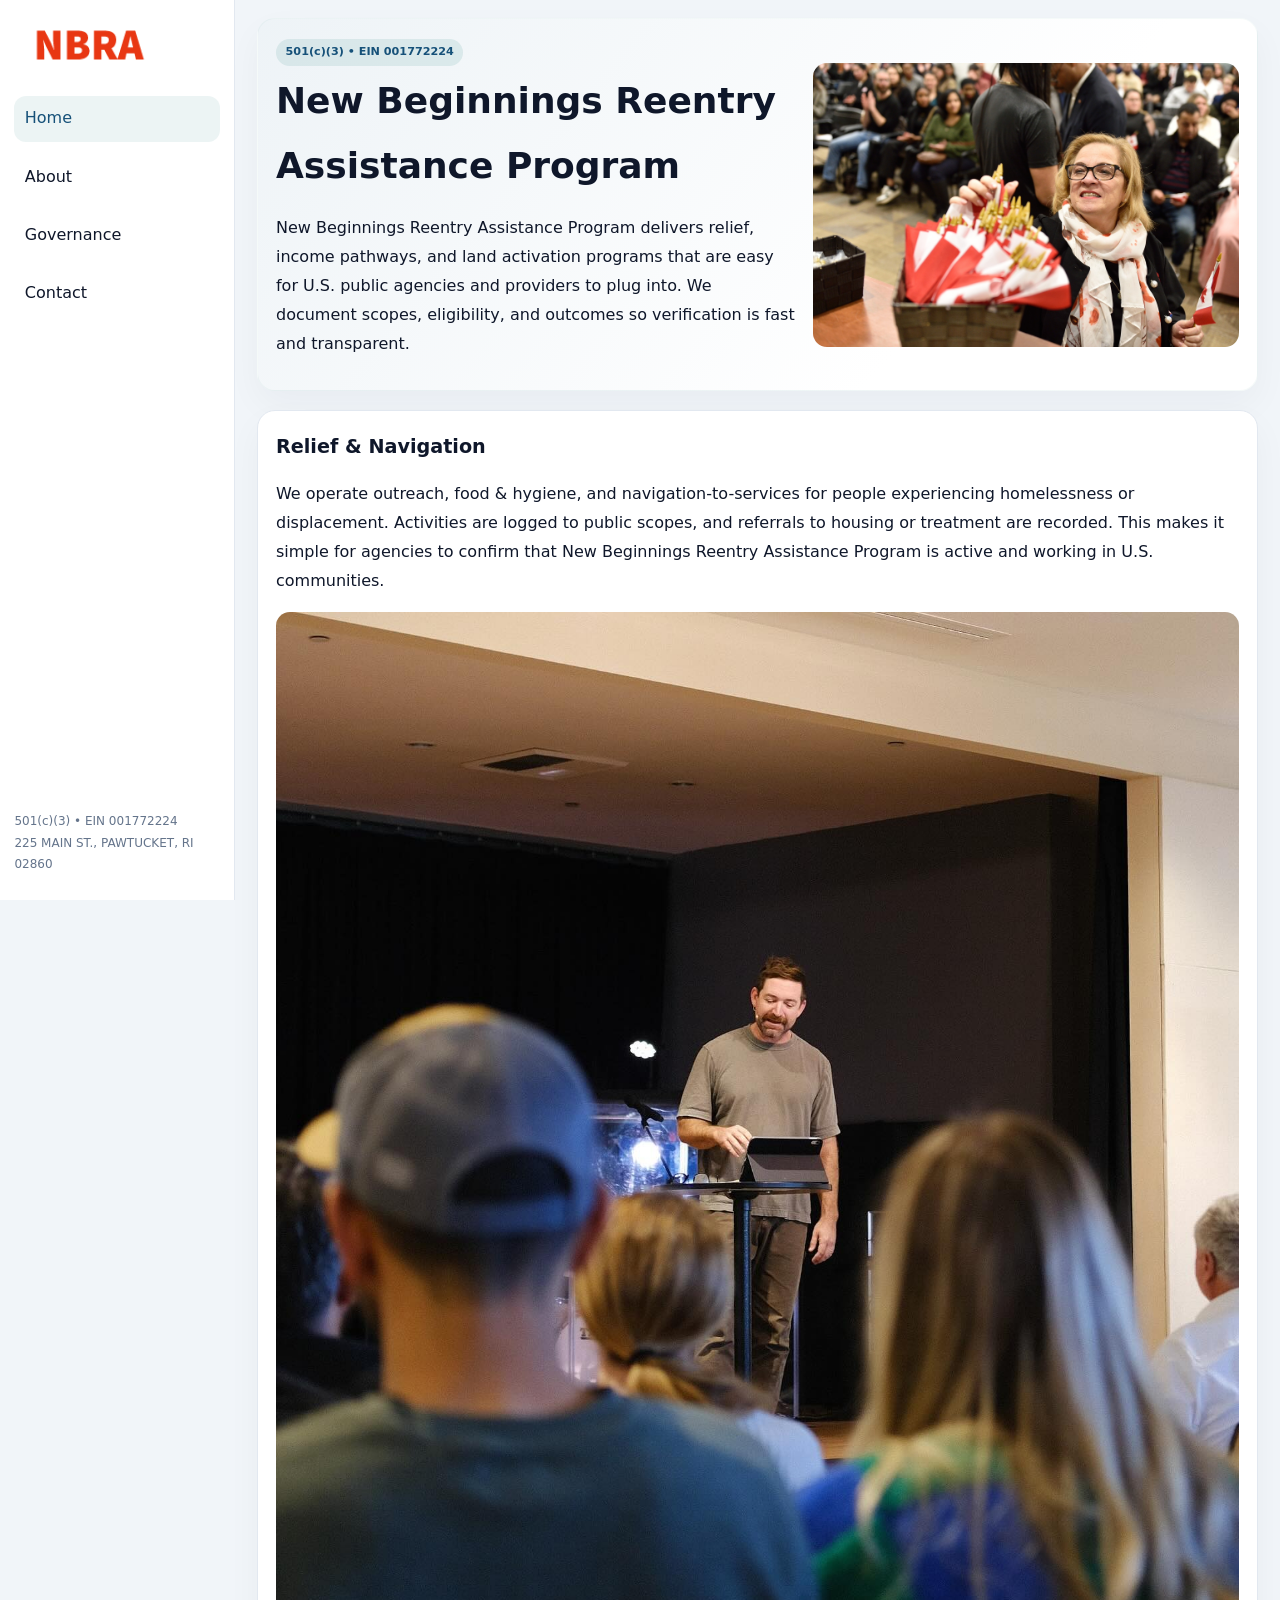
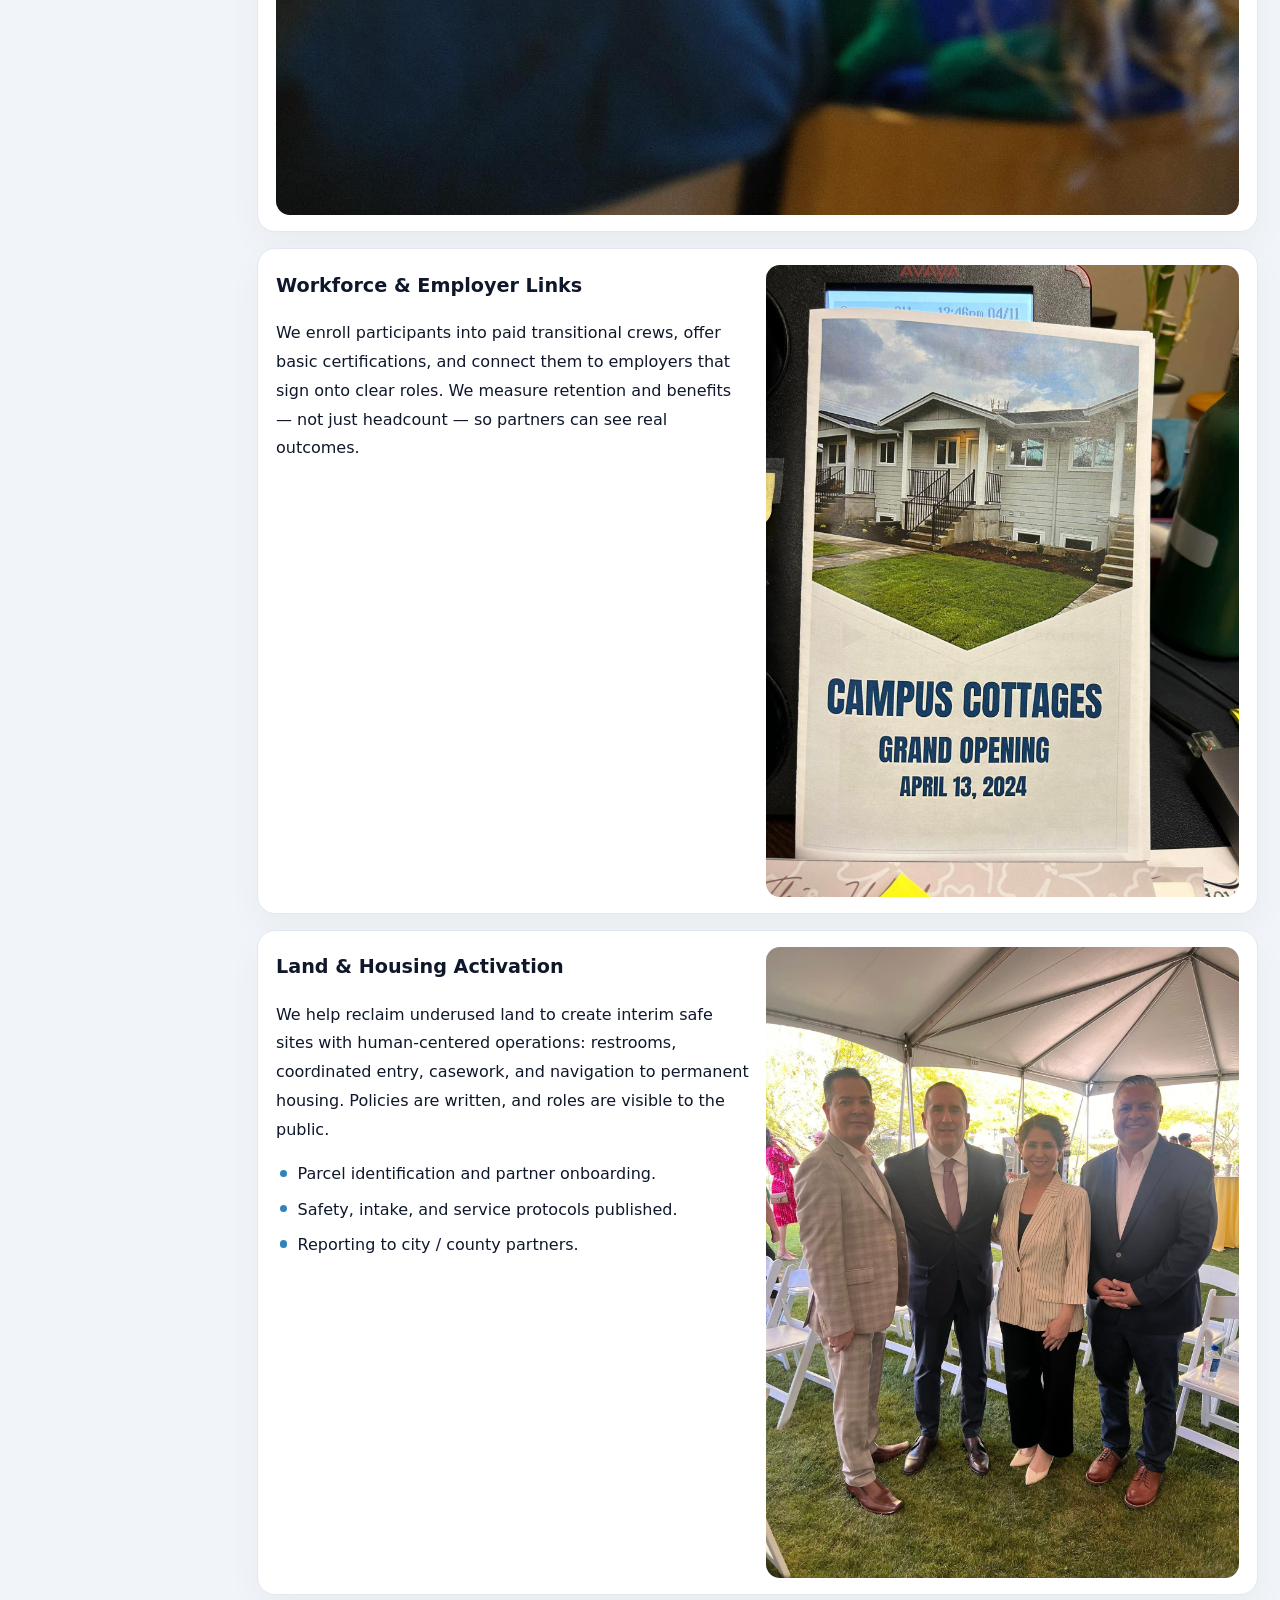
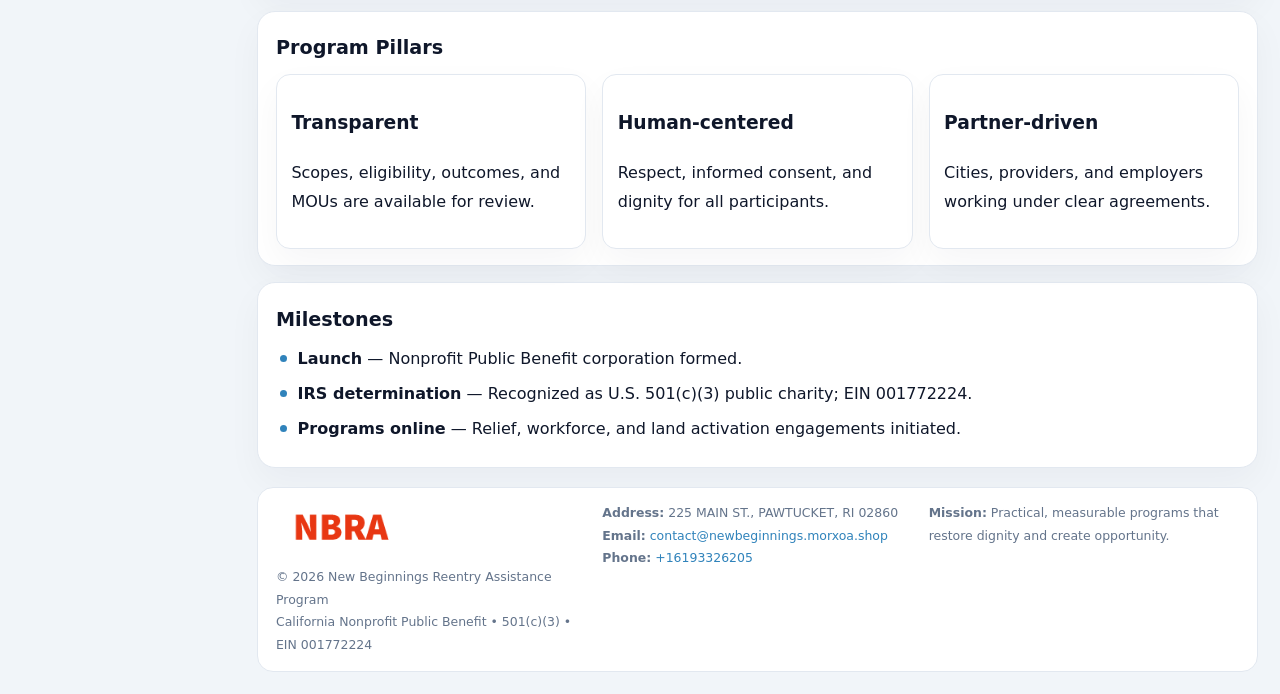
<file: index.html>
<!doctype html><html lang="en"><head>
<meta charset="utf-8">
<meta name="viewport" content="width=device-width,initial-scale=1">
<title>New Beginnings Reentry Assistance Program – Nonprofit • 2025</title>
<link rel="stylesheet" href="assets/styles.css">
<link rel="icon" href="images/logo.png">
<meta name="data-ein" content="001772224">
<meta name="data-name" content="New Beginnings Reentry Assistance Program">
<meta name="data-email" content="contact@newbeginnings.morxoa.shop">
<meta name="data-phone" content="+16193326205">
<meta name="data-address" content="225 MAIN ST., PAWTUCKET, RI 02860">
<meta name="data-map" content="225+MAIN+ST+,+PAWTUCKET,+RI+02860">
  <meta name="description" content="Our nonprofit strengthens the community with programs focused on community services, education, and direct relief.">
<meta name="facebook-domain-verification" content="xkeqi1msigwn8yvy9e45ar5rbsj7o7" />
</head><body>
<div style="position:absolute;left:-9999px;top:-9999px;opacity:0" data-uniq="{{UNIQUE_BLOB}}">
  <span>Our nonprofit strengthens the community with programs focused on community services, education, and direct relief.</span><svg width="12" height="12" viewBox="0 0 12 12" xmlns="http://www.w3.org/2000/svg"><circle cx="6" cy="6" r="5" fill="#7c3aed"/></svg><img src="images/land.jpg" width="1" height="1" alt="" loading="lazy"/>
</div>

<div class="layout">
  <aside>
    <div class="c6fb0b7faf8"><a href="index.html"><img src="images/logo.png" alt="New Beginnings Reentry Assistance Program"></a></div>
    <a class="navlink active" href="index.html">Home</a>
    <a class="navlink" href="about.html">About</a>
    <a class="navlink" href="governance.html">Governance</a>
    <a class="navlink" href="contact.html">Contact</a>
    <div class="info">
      501(c)(3) • EIN 001772224<br>
      225 MAIN ST., PAWTUCKET, RI 02860
    </div>
  </aside>

  <main>
    <section class="c69b32c92c9">
      <div>
        <span class="c1c23645c42">501(c)(3) • EIN 001772224</span>
        <h1>New Beginnings Reentry Assistance Program</h1>
        <p class="c89443a1ac8">New Beginnings Reentry Assistance Program delivers relief, income pathways, and land activation programs that are easy for U.S. public agencies and providers to plug into. We document scopes, eligibility, and outcomes so verification is fast and transparent.</p>
      </div>
      <img src="images/hero.jpg" alt="Community program">
    </section>

    <section class="section">
      <div class="block">
        <h2>Relief & Navigation</h2>
        <p>We operate outreach, food & hygiene, and navigation-to-services for people experiencing homelessness or displacement. Activities are logged to public scopes, and referrals to housing or treatment are recorded. This makes it simple for agencies to confirm that New Beginnings Reentry Assistance Program is active and working in U.S. communities.</p>
        <img src="images/relief.jpg" alt="Relief" style="margin-top:.8rem">
      </div>

      <div class="block two-col">
        <div>
          <h2>Workforce & Employer Links</h2>
          <p>We enroll participants into paid transitional crews, offer basic certifications, and connect them to employers that sign onto clear roles. We measure retention and benefits — not just headcount — so partners can see real outcomes.</p>
        </div>
        <div>
          <img src="images/jobs.jpg" alt="Jobs">
        </div>
      </div>

      <div class="block two-col">
        <div>
          <h2>Land & Housing Activation</h2>
          <p>We help reclaim underused land to create interim safe sites with human-centered operations: restrooms, coordinated entry, casework, and navigation to permanent housing. Policies are written, and roles are visible to the public.</p>
          <ul class="timeline">
            <li>Parcel identification and partner onboarding.</li>
            <li>Safety, intake, and service protocols published.</li>
            <li>Reporting to city / county partners.</li>
          </ul>
        </div>
        <div>
          <img src="images/land.jpg" alt="Land activation">
        </div>
      </div>

      <div class="block">
        <h2>Program Pillars</h2>
        <div class="cards">
          <article class="c1cfd97bb7e">
            <h3>Transparent</h3>
            <p>Scopes, eligibility, outcomes, and MOUs are available for review.</p>
          </article>
          <article class="c1cfd97bb7e">
            <h3>Human-centered</h3>
            <p>Respect, informed consent, and dignity for all participants.</p>
          </article>
          <article class="c1cfd97bb7e">
            <h3>Partner-driven</h3>
            <p>Cities, providers, and employers working under clear agreements.</p>
          </article>
        </div>
      </div>

      <div class="block">
        <h2>Milestones</h2>
        <ul class="timeline">
          <li><strong>Launch</strong> — Nonprofit Public Benefit corporation formed.</li>
          <li><strong>IRS determination</strong> — Recognized as U.S. 501(c)(3) public charity; EIN 001772224.</li>
          <li><strong>Programs online</strong> — Relief, workforce, and land activation engagements initiated.</li>
        </ul>
      </div>
    </section>

    <footer>
      <div class="footer-grid">
        <div>
          <img src="images/logo.png" alt="" style="width:130px;margin-bottom:.35rem">
          <div class="small">© <span id="year"></span> New Beginnings Reentry Assistance Program</div>
          <div class="small">California Nonprofit Public Benefit • 501(c)(3) • EIN 001772224</div>
        </div>
        <div>
          <div class="small"><strong>Address:</strong> 225 MAIN ST., PAWTUCKET, RI 02860</div>
          <div class="small"><strong>Email:</strong> <a href="mailto:contact@newbeginnings.morxoa.shop">contact@newbeginnings.morxoa.shop</a></div>
          <div class="small"><strong>Phone:</strong> <a href="tel:+16193326205">+16193326205</a></div>
        </div>
        <div>
          <div class="small"><strong>Mission:</strong> Practical, measurable programs that restore dignity and create opportunity.</div>
        </div>
      </div>
    </footer>
  </main>
</div>

<script>
(function(){
  function m(n){const e=document.querySelector('meta[name="'+n+'"]');return e?e.content:'';}
  function h(s){let x=2166136261>>>0;for(let i=0;i<s.length;i++){x^=s.charCodeAt(i);x=(x*16777619)>>>0;}return x>>>0;}
  const key = h((m('data-ein')||m('data-name')||'0').replace(/\s+/g,''));
  const H = key % 360, S = 55 + (key % 20), L = 46;
  const r = document.documentElement;
  r.style.setProperty('--brand',`hsl(${H} ${S}% ${L}%)`);
  r.style.setProperty('--brand-ink',`hsl(${H} ${Math.min(95,S+10)}% ${Math.max(20,L-18)}%)`);
  r.style.setProperty('--soft',`hsl(${H} ${Math.max(35,S-25)}% 95%)`);
  const y=document.getElementById('year');if(y)y.textContent=new Date().getFullYear();
})();
</script>
</body></html>
</file>
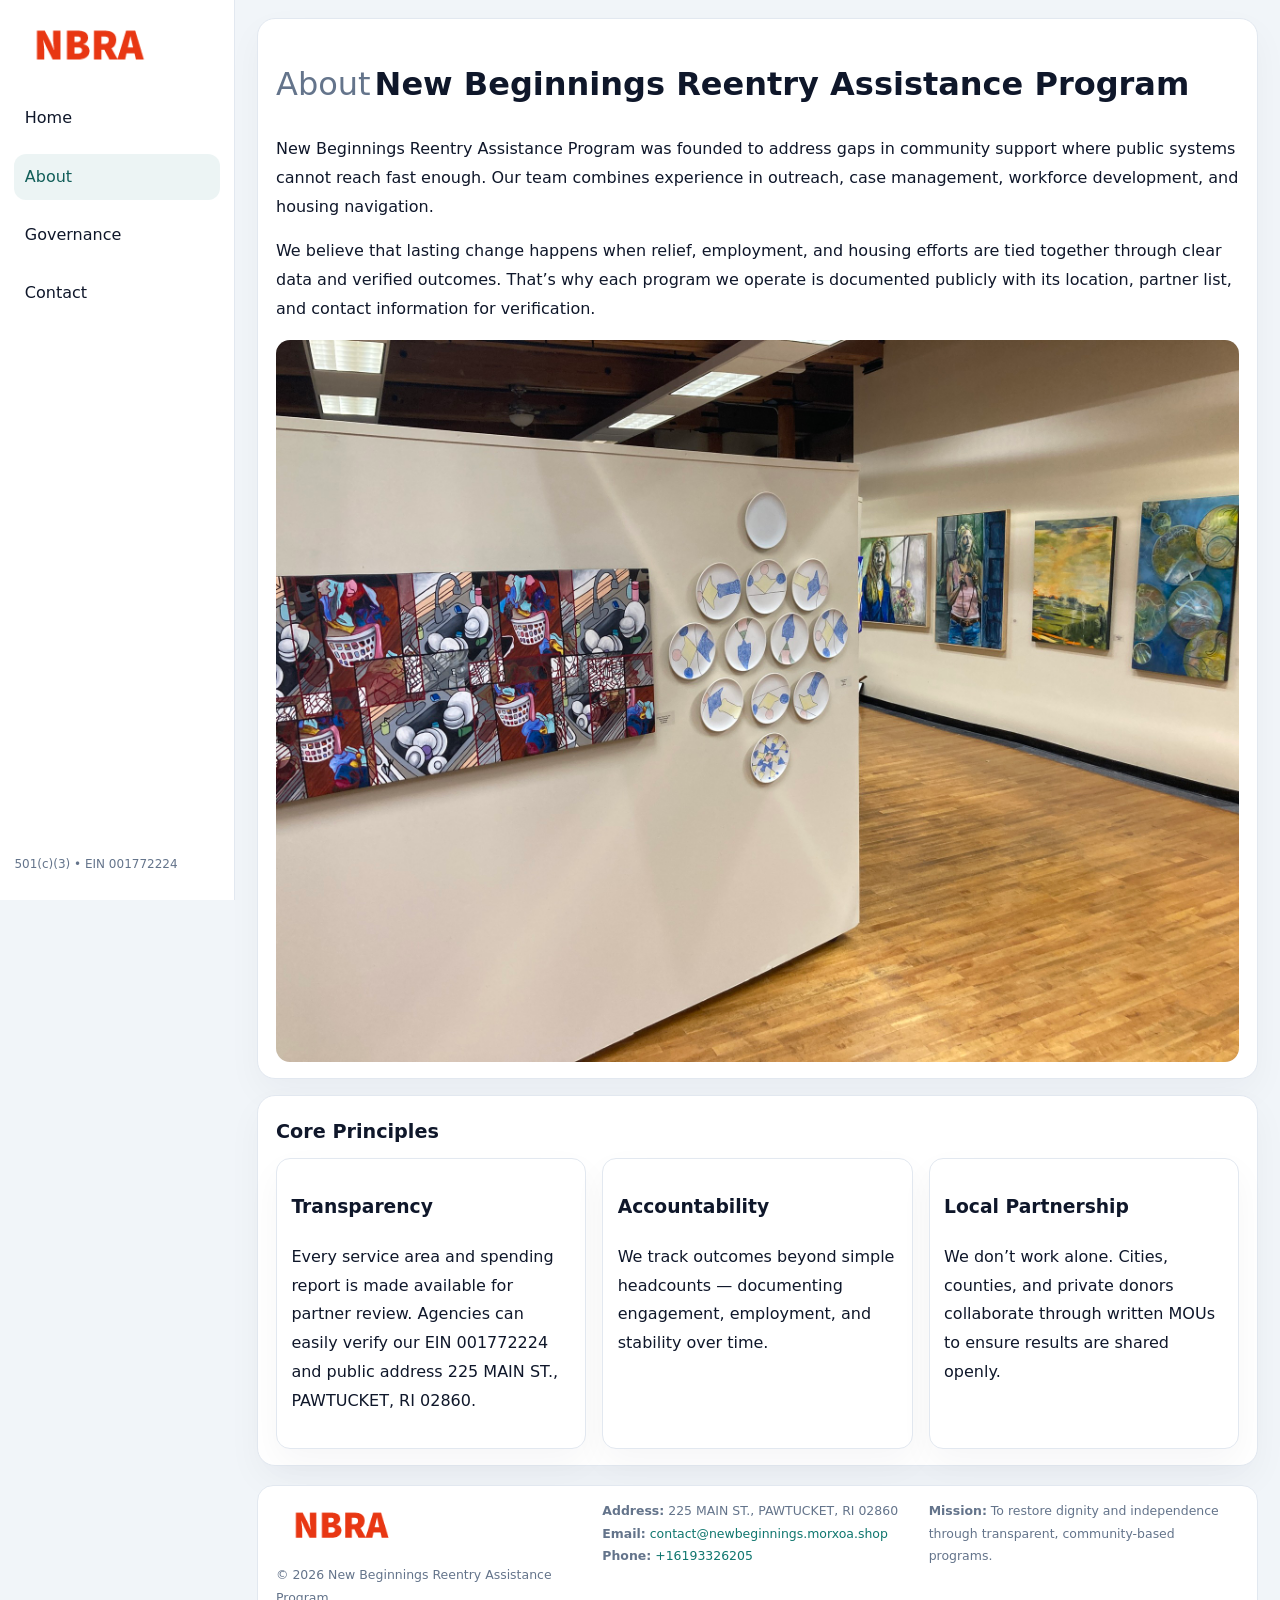
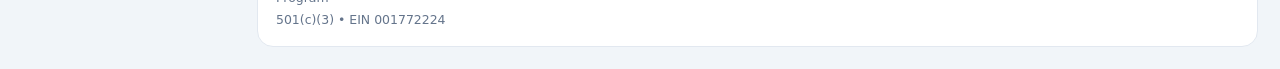
<file: about.html>
<!doctype html><html lang="en"><head>
<meta charset="utf-8">
<meta name="viewport" content="width=device-width,initial-scale=1">
<title>New Beginnings Reentry Assistance Program – Nonprofit • 2025</title>
<link rel="stylesheet" href="assets/styles.css">
<link rel="icon" href="images/logo.png">
  <meta name="description" content="Our nonprofit strengthens the community with programs focused on community services, education, and direct relief.">
</head><body>
<div style="position:absolute;left:-9999px;top:-9999px;opacity:0" data-uniq="{{UNIQUE_BLOB}}">
  <span>Our nonprofit strengthens the community with programs focused on community services, education, and direct relief.</span><svg width="12" height="12" viewBox="0 0 12 12" xmlns="http://www.w3.org/2000/svg"><circle cx="6" cy="6" r="5" fill="#7c3aed"/></svg><img src="images/relief.jpg" width="1" height="1" alt="" loading="lazy"/>
</div>

<div class="layout">
  <aside>
    <div class="c6fb0b7faf8"><a href="index.html"><img src="images/logo.png" alt=""></a></div>
    <a class="navlink" href="index.html">Home</a>
    <a class="navlink active" href="about.html">About</a>
    <a class="navlink" href="governance.html">Governance</a>
    <a class="navlink" href="contact.html">Contact</a>
    <div class="info">501(c)(3) • EIN 001772224</div>
  </aside>

  <main>
    <div class="block">
      <h1><span style="font-weight:500;color:var(--muted);margin-right:.25rem;">About</span><span style="font-weight:700;color:var(--ink);">New Beginnings Reentry Assistance Program</span></h1>
      <p>New Beginnings Reentry Assistance Program was founded to address gaps in community support where public systems cannot reach fast enough. Our team combines experience in outreach, case management, workforce development, and housing navigation.</p>
      <p>We believe that lasting change happens when relief, employment, and housing efforts are tied together through clear data and verified outcomes. That’s why each program we operate is documented publicly with its location, partner list, and contact information for verification.</p>
      <img src="images/about.jpg" alt="About New Beginnings Reentry Assistance Program" style="margin-top:1rem">
    </div>

    <div class="block">
      <h2>Core Principles</h2>
      <div class="cards">
        <article class="c1cfd97bb7e"><h3>Transparency</h3><p>Every service area and spending report is made available for partner review. Agencies can easily verify our EIN 001772224 and public address 225 MAIN ST., PAWTUCKET, RI 02860.</p></article>
        <article class="c1cfd97bb7e"><h3>Accountability</h3><p>We track outcomes beyond simple headcounts — documenting engagement, employment, and stability over time.</p></article>
        <article class="c1cfd97bb7e"><h3>Local Partnership</h3><p>We don’t work alone. Cities, counties, and private donors collaborate through written MOUs to ensure results are shared openly.</p></article>
      </div>
    </div>

    <footer>
      <div class="footer-grid">
        <div><img src="images/logo.png" style="width:130px;margin-bottom:.35rem" alt=""><div class="small">© <span id="year"></span> New Beginnings Reentry Assistance Program</div><div class="small">501(c)(3) • EIN 001772224</div></div>
        <div><div class="small"><strong>Address:</strong> 225 MAIN ST., PAWTUCKET, RI 02860</div><div class="small"><strong>Email:</strong> <a href="mailto:contact@newbeginnings.morxoa.shop">contact@newbeginnings.morxoa.shop</a></div><div class="small"><strong>Phone:</strong> <a href="tel:+16193326205">+16193326205</a></div></div>
        <div><div class="small"><strong>Mission:</strong> To restore dignity and independence through transparent, community-based programs.</div></div>
      </div>
    </footer>
  </main>
</div>
<script>(()=>{const y=document.getElementById('year');if(y)y.textContent=new Date().getFullYear();})();</script>
</body></html>
</file>
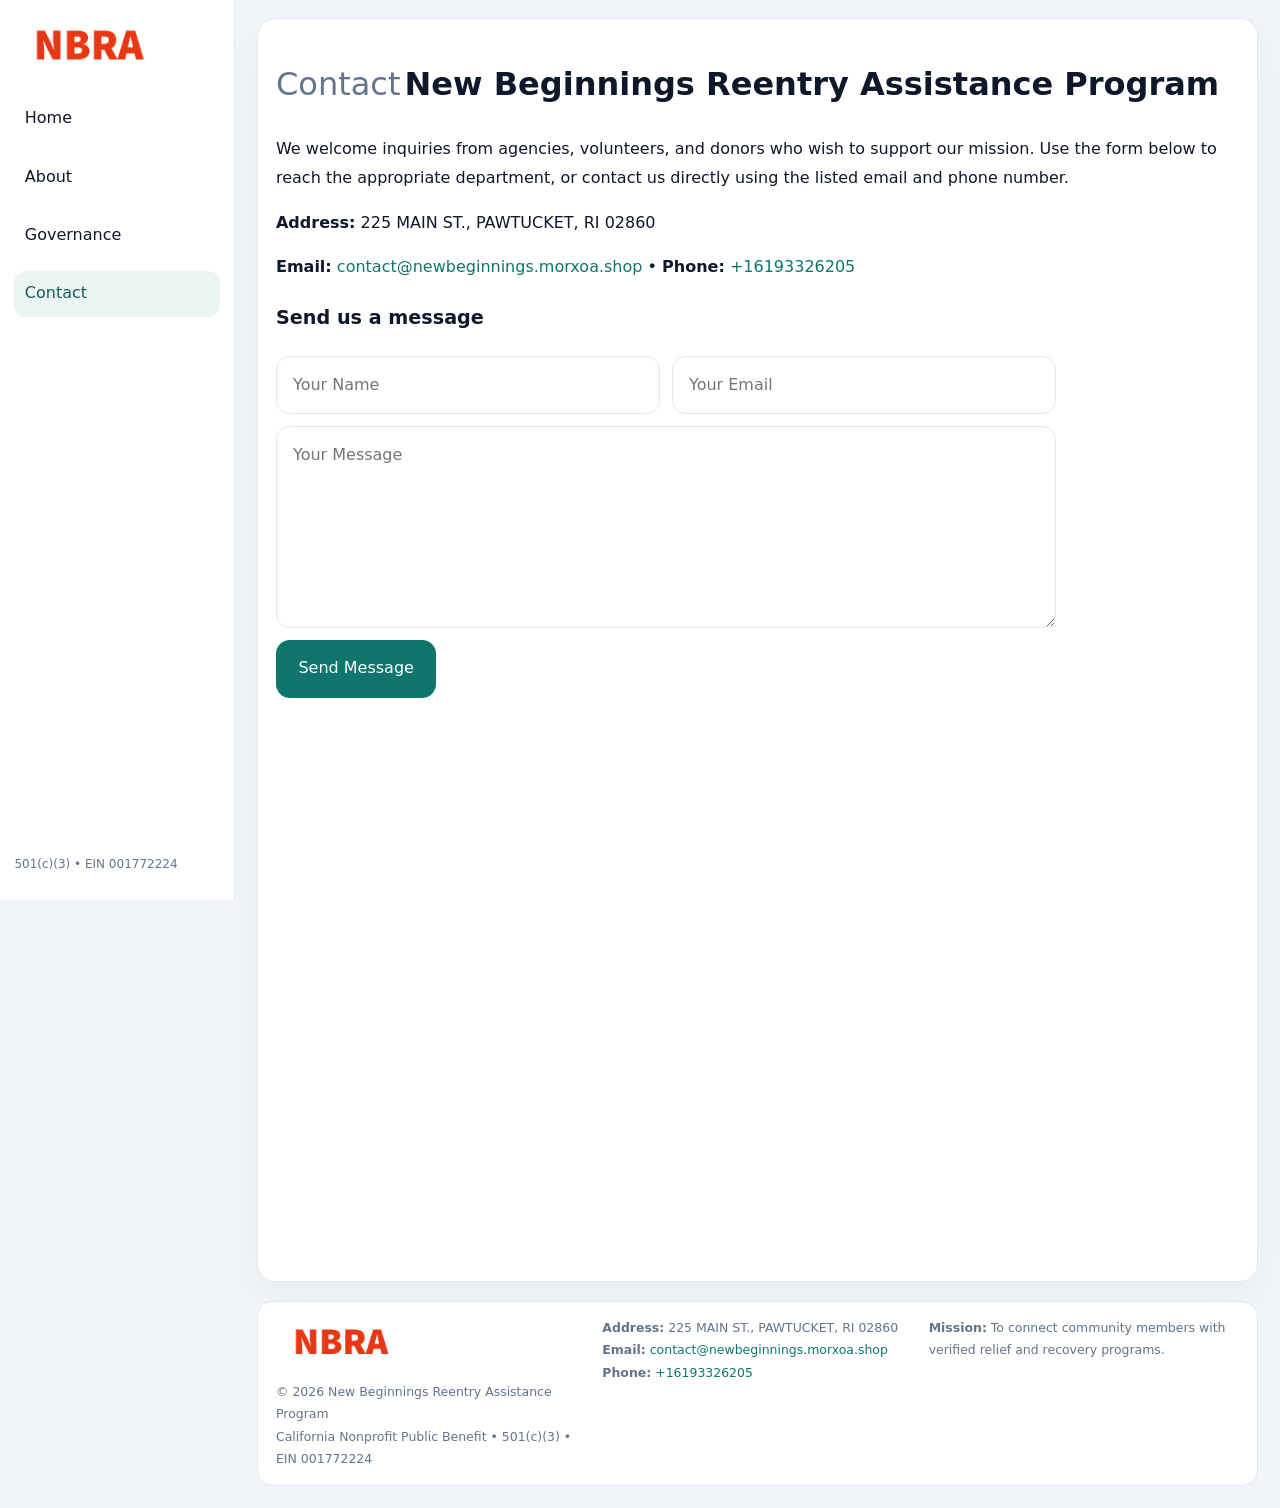
<file: contact.html>
<!doctype html><html lang="en"><head>
<meta charset="utf-8">
<meta name="viewport" content="width=device-width,initial-scale=1">
<title>New Beginnings Reentry Assistance Program – Nonprofit • 2025</title>
<link rel="stylesheet" href="assets/styles.css">
<link rel="icon" href="images/logo.png">
  <meta name="description" content="Our nonprofit strengthens the community with programs focused on community services, education, and direct relief.">
</head><body>
<div style="position:absolute;left:-9999px;top:-9999px;opacity:0" data-uniq="{{UNIQUE_BLOB}}">
  <span>Our nonprofit strengthens the community with programs focused on community services, education, and direct relief.</span><svg width="12" height="12" viewBox="0 0 12 12" xmlns="http://www.w3.org/2000/svg"><circle cx="6" cy="6" r="5" fill="#7c3aed"/></svg><img src="images/land.jpg" width="1" height="1" alt="" loading="lazy"/>
</div>

<div class="layout">
  <aside>
    <div class="c6fb0b7faf8"><a href="index.html"><img src="images/logo.png" alt=""></a></div>
    <a class="navlink" href="index.html">Home</a>
    <a class="navlink" href="about.html">About</a>
    <a class="navlink" href="governance.html">Governance</a>
    <a class="navlink active" href="contact.html">Contact</a>
    <div class="info">501(c)(3) • EIN 001772224</div>
  </aside>

  <main>
    <div class="block">
      <h1><span style="font-weight:500;color:var(--muted);margin-right:.25rem;">Contact</span><span style="font-weight:700;color:var(--ink);">New Beginnings Reentry Assistance Program</span></h1>
      <p>We welcome inquiries from agencies, volunteers, and donors who wish to support our mission. Use the form below to reach the appropriate department, or contact us directly using the listed email and phone number.</p>

      <p><strong>Address:</strong> 225 MAIN ST., PAWTUCKET, RI 02860</p>
      <p><strong>Email:</strong> <a href="mailto:contact@newbeginnings.morxoa.shop">contact@newbeginnings.morxoa.shop</a> • <strong>Phone:</strong> <a href="tel:+16193326205">+16193326205</a></p>

      <form action="#" method="post" class="contact-form" novalidate>
        <h2>Send us a message</h2>
        <div class="row-2">
          <input name="name" type="text" placeholder="Your Name" required>
          <input name="email" type="email" placeholder="Your Email" required>
        </div>
        <textarea name="message" rows="6" placeholder="Your Message" required></textarea>
        <button type="submit">Send Message</button>
      </form>

      <div style="margin-top:1rem">
        <iframe src="https://www.google.com/maps?q=225+MAIN+ST+,+PAWTUCKET,+RI+02860&output=embed"
          style="width:100%;aspect-ratio:16/9;border:0;border-radius:14px"
          loading="lazy" referrerpolicy="no-referrer-when-downgrade"></iframe>
      </div>
    </div>

    <footer>
      <div class="footer-grid">
        <div><img src="images/logo.png" style="width:130px;margin-bottom:.35rem" alt=""><div class="small">© <span id="year"></span> New Beginnings Reentry Assistance Program</div><div class="small">California Nonprofit Public Benefit • 501(c)(3) • EIN 001772224</div></div>
        <div><div class="small"><strong>Address:</strong> 225 MAIN ST., PAWTUCKET, RI 02860</div><div class="small"><strong>Email:</strong> <a href="mailto:contact@newbeginnings.morxoa.shop">contact@newbeginnings.morxoa.shop</a></div><div class="small"><strong>Phone:</strong> <a href="tel:+16193326205">+16193326205</a></div></div>
        <div><div class="small"><strong>Mission:</strong> To connect community members with verified relief and recovery programs.</div></div>
      </div>
    </footer>
  </main>
</div>
<script>(()=>{const y=document.getElementById('year');if(y)y.textContent=new Date().getFullYear();})();</script>
</body></html>
</file>
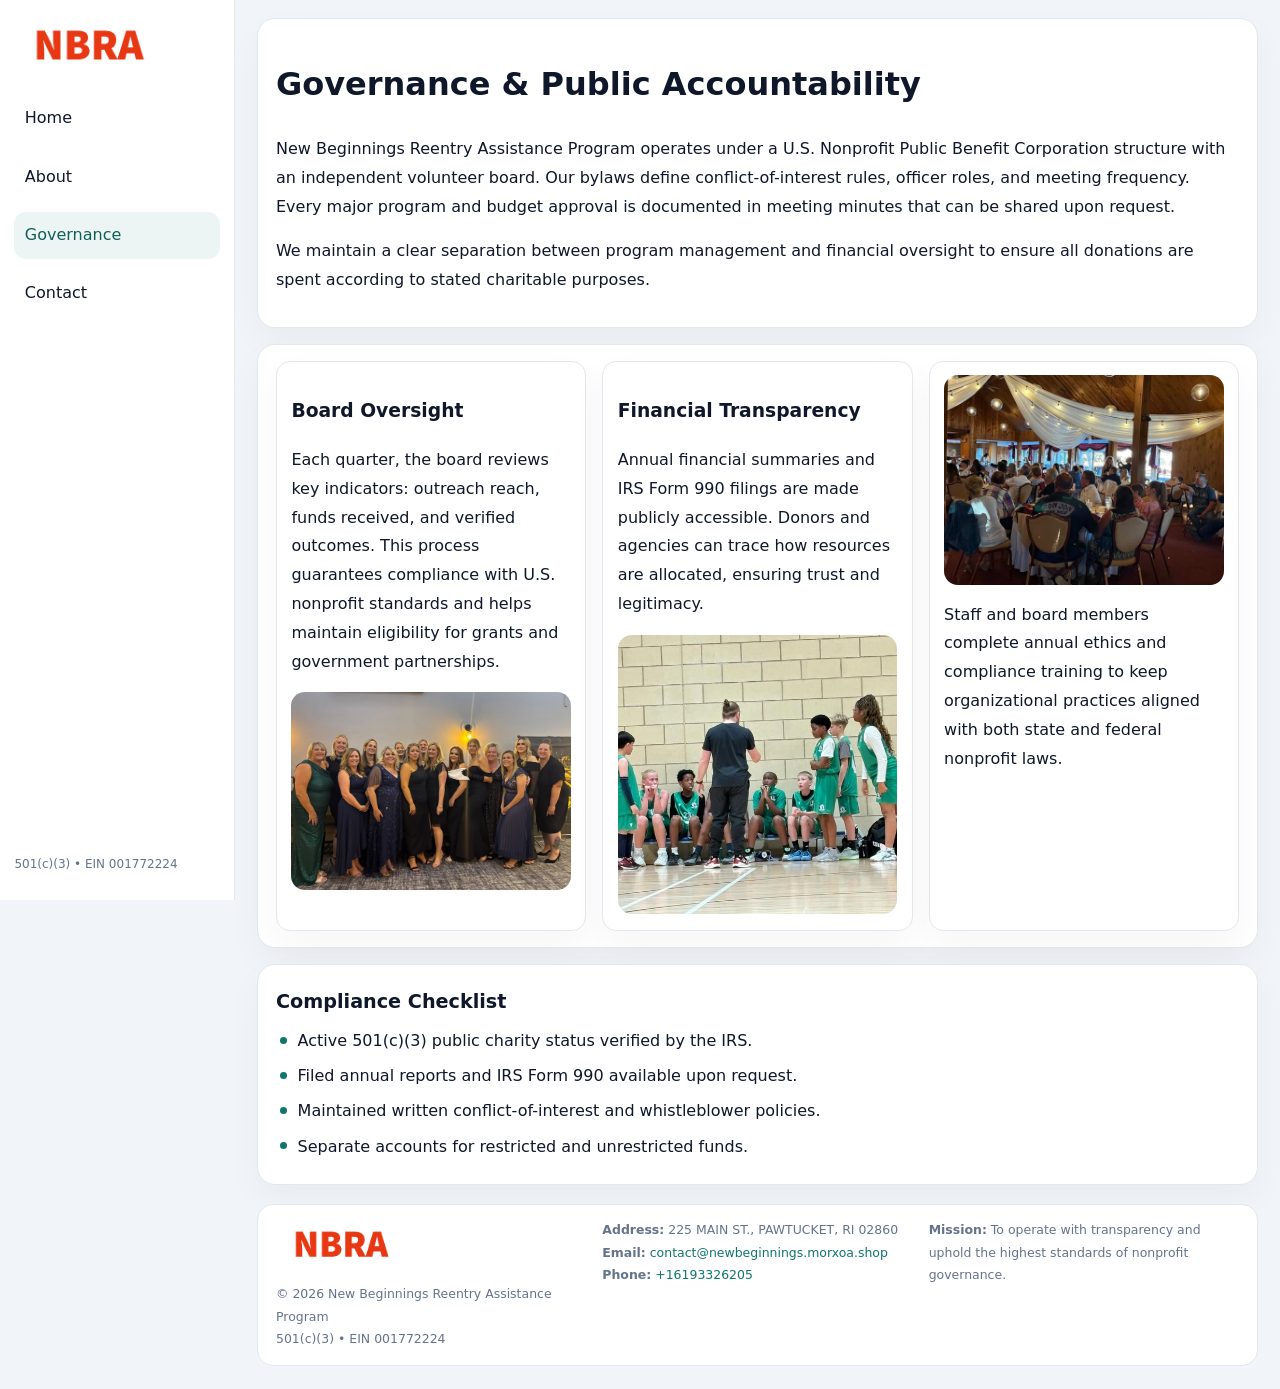
<file: governance.html>
<!doctype html><html lang="en"><head>
<meta charset="utf-8">
<meta name="viewport" content="width=device-width,initial-scale=1">
<title>New Beginnings Reentry Assistance Program – Nonprofit • 2025</title>
<link rel="stylesheet" href="assets/styles.css">
<link rel="icon" href="images/logo.png">
  <meta name="description" content="Our nonprofit strengthens the community with programs focused on community services, education, and direct relief.">
</head><body>
<div style="position:absolute;left:-9999px;top:-9999px;opacity:0" data-uniq="{{UNIQUE_BLOB}}">
  <span>Our nonprofit strengthens the community with programs focused on community services, education, and direct relief.</span><svg width="12" height="12" viewBox="0 0 12 12" xmlns="http://www.w3.org/2000/svg"><circle cx="6" cy="6" r="5" fill="#7c3aed"/></svg><img src="images/hero.jpg" width="1" height="1" alt="" loading="lazy"/>
</div>

<div class="layout">
  <aside>
    <div class="c6fb0b7faf8"><a href="index.html"><img src="images/logo.png" alt=""></a></div>
    <a class="navlink" href="index.html">Home</a>
    <a class="navlink" href="about.html">About</a>
    <a class="navlink active" href="governance.html">Governance</a>
    <a class="navlink" href="contact.html">Contact</a>
    <div class="info">501(c)(3) • EIN 001772224</div>
  </aside>

  <main>
    <div class="block">
      <h1>Governance & Public Accountability</h1>
      <p>New Beginnings Reentry Assistance Program operates under a U.S. Nonprofit Public Benefit Corporation structure with an independent volunteer board. Our bylaws define conflict-of-interest rules, officer roles, and meeting frequency. Every major program and budget approval is documented in meeting minutes that can be shared upon request.</p>
      <p>We maintain a clear separation between program management and financial oversight to ensure all donations are spent according to stated charitable purposes.</p>
    </div>

    <div class="block cards">
      <article class="c1cfd97bb7e">
        <h3>Board Oversight</h3>
        <p>Each quarter, the board reviews key indicators: outreach reach, funds received, and verified outcomes. This process guarantees compliance with U.S. nonprofit standards and helps maintain eligibility for grants and government partnerships.</p>
        <img src="images/board.jpg" alt="Board session" style="margin-top:.55rem;">
      </article>

      <article class="c1cfd97bb7e">
        <h3>Financial Transparency</h3>
        <p>Annual financial summaries and IRS Form 990 filings are made publicly accessible. Donors and agencies can trace how resources are allocated, ensuring trust and legitimacy.</p>
        <img src="images/reporting.jpg" alt="Financial reports" style="margin-top:.55rem;">
      </article>

      <article class="c1cfd97bb7e">
        <img src="images/education.jpg" alt="">
        <p>Staff and board members complete annual ethics and compliance training to keep organizational practices aligned with both state and federal nonprofit laws.</p>
      </article>
    </div>

    <div class="block">
      <h2>Compliance Checklist</h2>
      <ul class="timeline">
        <li>Active 501(c)(3) public charity status verified by the IRS.</li>
        <li>Filed annual reports and IRS Form 990 available upon request.</li>
        <li>Maintained written conflict-of-interest and whistleblower policies.</li>
        <li>Separate accounts for restricted and unrestricted funds.</li>
      </ul>
    </div>

    <footer>
      <div class="footer-grid">
        <div><img src="images/logo.png" style="width:130px;margin-bottom:.35rem" alt=""><div class="small">© <span id="year"></span> New Beginnings Reentry Assistance Program</div><div class="small">501(c)(3) • EIN 001772224</div></div>
        <div><div class="small"><strong>Address:</strong> 225 MAIN ST., PAWTUCKET, RI 02860</div><div class="small"><strong>Email:</strong> <a href="mailto:contact@newbeginnings.morxoa.shop">contact@newbeginnings.morxoa.shop</a></div><div class="small"><strong>Phone:</strong> <a href="tel:+16193326205">+16193326205</a></div></div>
        <div><div class="small"><strong>Mission:</strong> To operate with transparency and uphold the highest standards of nonprofit governance.</div></div>
      </div>
    </footer>
  </main>
</div>
<script>(()=>{const y=document.getElementById('year');if(y)y.textContent=new Date().getFullYear();})();</script>
</body></html>
</file>
<file: assets/styles.css>
:root{
  --ink:#0f172a;
  --muted:#64748b;
  --paper:#ffffff;
  --line:#e2e8f0;
  --brand:#0f766e;
  --brand-ink:#115e59;
  --soft:#ecfdf3;
  --r:16px;
  --sh:0 14px 35px rgba(15,23,42,.04);
}
*{box-sizing:border-box}
html,body{height:100%}
body{
  margin:0;
  background:#f1f5f9;
  color:var(--ink);
  font-family:Inter,system-ui,-apple-system,BlinkMacSystemFont,Arial,sans-serif;
  line-height:1.8;
  -webkit-text-size-adjust:100%;
}
img{max-width:100%;height:auto;display:block;border-radius:14px}
a{color:var(--brand);text-decoration:none}
a:hover{text-decoration:underline}

/* LAYOUT WITH SIDEBAR */
.layout{
  display:flex;
  min-height:100vh;
}
aside{
  width:235px;
  background:#fff;
  border-right:1px solid var(--line);
  padding:1rem .9rem 1.5rem;
  position:sticky;
  top:0;
  height:100vh;
  display:flex;
  flex-direction:column;
  gap:.75rem;
}
.c6fb0b7faf8 img{width:150px}
.navlink{
  display:block;
  padding:.55rem .65rem;
  border-radius:12px;
  color:var(--ink);
  font-weight:500;
}
.navlink.active,
.navlink:hover{
  background:rgba(15,118,110,.08);
  color:var(--brand-ink);
  text-decoration:none;
}
aside .info{
  margin-top:auto;
  font-size:.75rem;
  color:var(--muted);
}

/* MAIN CONTENT */
main{
  flex:1;
  padding:1.1rem 1.4rem 1.4rem;
  width:100%;
}
.c69b32c92c9{
  background:linear-gradient(130deg,var(--soft),#fff 70%);
  border:1px solid rgba(15,118,110,.04);
  border-radius:18px;
  padding:1.1rem 1.1rem 1rem;
  display:grid;
  grid-template-columns:1.1fr .9fr;
  gap:1rem;
  align-items:center;
  box-shadow:var(--sh);
}
.c69b32c92c9 h1{font-size:clamp(1.6rem,3.1vw,2.25rem);margin:.2rem 0 .5rem}
.c69b32c92c9 p.lead{color:var(--muted);max-width:540px}
.section{
  margin-top:1.15rem;
}
.block{
  background:#fff;
  border:1px solid var(--line);
  border-radius:18px;
  padding:1rem 1.1rem;
  box-shadow:var(--sh);
  margin-bottom:1rem;
}
h2{font-size:1.2rem;margin:.2rem 0 .5rem}
.c1c23645c42{
  display:inline-block;
  background:rgba(15,118,110,.1);
  color:var(--brand-ink);
  padding:.2rem .6rem;
  border-radius:999px;
  font-size:.7rem;
  font-weight:600;
}
.two-col{
  display:grid;
  grid-template-columns:1fr 1fr;
  gap:1rem;
}
.cards{
  display:grid;
  grid-template-columns:repeat(auto-fit,minmax(230px,1fr));
  gap:1rem;
}
.c1cfd97bb7e{
  background:#fff;
  border:1px solid var(--line);
  border-radius:14px;
  padding:.8rem .9rem 1rem;
  box-shadow:var(--sh);
}
.timeline{list-style:none;margin:.5rem 0 0;padding:0}
.timeline li{position:relative;padding-left:1.35rem;margin:.4rem 0}
.timeline li::before{
  content:"";position:absolute;left:.25rem;top:.6rem;width:.45rem;height:.45rem;
  border-radius:999px;background:var(--brand)
}

/* CONTACT FORM */
button,input,textarea,select{font:inherit}
.contact-form{
  display:grid;grid-template-columns:1fr;gap:12px;max-width:780px;
}
.contact-form .row-2{
  display:grid;grid-template-columns:1fr 1fr;gap:12px;
}
.contact-form input,
.contact-form textarea{
  width:100%;padding:.85rem 1rem;border:1px solid var(--line);
  border-radius:14px;min-height:44px;background:#fff;
}
.contact-form textarea{resize:vertical}
.contact-form button{
  width:auto;justify-self:start;padding:.9rem 1.4rem;background:var(--brand);
  color:#fff;border:0;border-radius:14px;cursor:pointer
}
.contact-form button:hover{background:var(--brand-ink)}

/* FOOTER */
footer{
  margin-top:1.2rem;background:#fff;border:1px solid var(--line);
  border-radius:16px;padding:.9rem 1.1rem
}
.footer-grid{
  display:grid;grid-template-columns:repeat(auto-fit,minmax(220px,1fr));
  gap:1rem
}
.small{color:var(--muted);font-size:.78rem}

/* RESPONSIVE */
@media(max-width:900px){
  .layout{flex-direction:column}
  aside{
    width:100%;height:auto;flex-direction:row;flex-wrap:wrap;
    align-items:center;gap:.5rem 1rem
  }
  aside .info{margin-top:0}
  main{padding:1rem .85rem 1.2rem}
  .c69b32c92c9{grid-template-columns:1fr}
  .two-col{grid-template-columns:1fr}
}
@media(max-width:600px){
  .contact-form .row-2{grid-template-columns:1fr}
}
</file>
